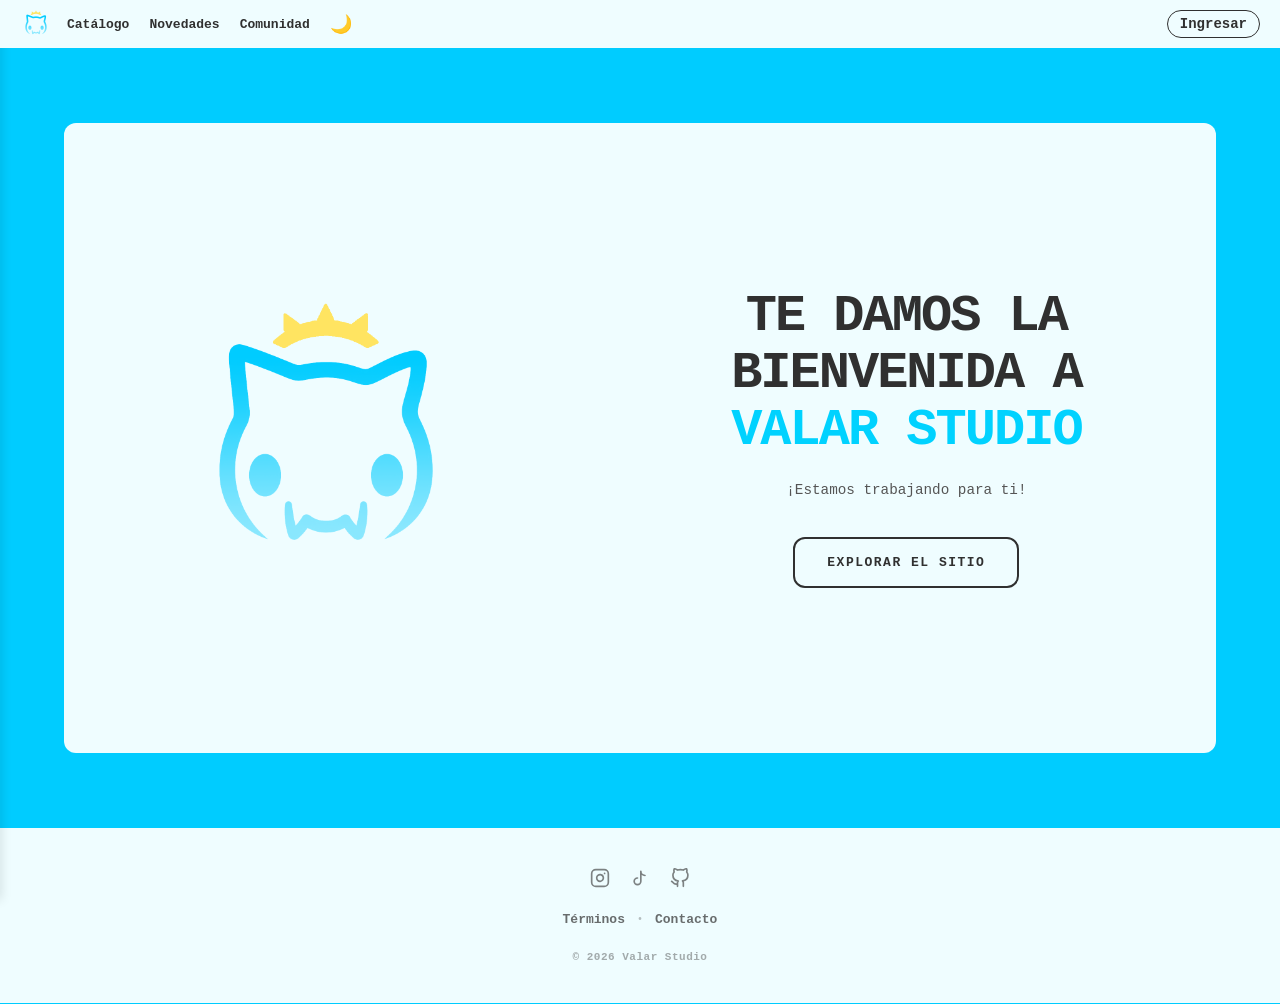
<file: index.html>
<!DOCTYPE html>
<html lang="es">
	<head>
		<meta charset="UTF-8">
		<meta name="viewport" content="width=device-width, initial-scale=1.0, minimum-scale=1.0, maximum-scale=1.0">
		<meta property="og:title" content="Valar Studio"/>
		<meta property="og:description" content="Peluches y llaveros personalizados. Explora nuestro mundo y forma parte del Santuario."/>
		<meta property="og:image" content="https://valarstudio.github.io/images/logo.png"/>
		<meta property="og:url" content="https://valarstudio.github.io"/>
		<meta property="og:type" content="website"/>
		<title>Valar Studio</title>
		<link rel="icon" type="image/x-icon" href="https://valarstudio.github.io/images/icon.png">
		<link rel="stylesheet" href="style.css">
		<link rel="stylesheet" href="https://valarstudio.github.io/global/variables.css">
	</head>
	<body>
		<div class="overlay" id="overlay"></div>
		<aside class="sidebar" id="sidebar">
			<nav class="sidebar-links">
				<a href="https://valarstudio.github.io/catalogo">Catálogo</a>
				<a href="https://valarstudio.github.io/novedades">Novedades</a>
				<a href="https://valarstudio.github.io/comunidad">Comunidad</a>
			</nav>
		</aside>
		<nav class="topbar">
			<div class="topbar-left">
				<button class="topbar-menu-button" id="menuButton">☰</button>
				<a href="https://valarstudio.github.io">
					<img src="https://valarstudio.github.io/images/logonobg.png" alt="Valar Studio" class="topbar-logo">
				</a>
				<div class="topbar-links">
					<a href="https://valarstudio.github.io/catalogo">Catálogo</a>
					<a href="https://valarstudio.github.io/novedades">Novedades</a>
					<a href="https://valarstudio.github.io/comunidad">Comunidad</a>
				</div>
				<button class="theme-button" id="themeButton" aria-label="Cambiar tema">🌙</button>
			</div>
			<div class="topbar-center"></div>
			<div class="topbar-right">
				<div class="user-profile" id="userProfile" style="display: none;">
					<a href="https://valarstudio.github.io/puntos" class="profile-link" aria-label="Ir a mis puntos">
						<div class="user-profile-text">
							<span class="username-display" id="usernameDisplay">Bienvenido</span>
							<span class="points-display" id="pointsDisplay">Calculando...</span>
						</div>
						<img src="https://valarstudio.github.io/images/icon.png" alt="Perfil" class="profile-pic">
					</a>
					<button class="logout-button" id="logoutButton" title="Cerrar sesión">✖</button>
				</div>
				<a href="https://valarstudio.github.io/puntos" class="login-link" id="loginLink">Ingresar</a>
			</div>
		</nav>
		<main class="content">
			<div class="banner-padding"></div>
			<section class="banner-section">
				<div class="banner-container">
					<div class="banner-media">
						<img src="https://valarstudio.github.io/images/logonobg.png" class="banner-avatar">
					</div>
					<div class="banner-content">
						<h1 class="banner-title">Te damos la bienvenida a<br><span class="highlight">Valar Studio</span></h1>
						<p class="banner-subtitle">¡Estamos trabajando para ti!
						<div class="banner-actions">
							<a href="/catalogo" class="button-primary">EXPLORAR EL SITIO</a>
						</div>
					</div>
				</div>
			</section>
			<div class="banner-padding"></div>
		</main>
		<footer class="main-footer">
			<div class="footer-container">
				<div class="footer-socials">
					<a href="https://instagram.com/valar.mx" target="_blank" rel="noopener" aria-label="Instagram de Valar Studio">
						<svg viewBox="0 0 24 24" width="20" height="20" fill="none" stroke="currentColor" stroke-width="2" stroke-linecap="round" stroke-linejoin="round">
							<rect x="2" y="2" width="20" height="20" rx="5" ry="5"></rect>
							<path d="M16 11.37A4 4 0 1 1 12.63 8 4 4 0 0 1 16 11.37z"></path>
							<line x1="17.5" y1="6.5" x2="17.51" y2="6.5"></line>
						</svg>
					</a>
					<a href="https://tiktok.com/@valar.mx" target="_blank" rel="noopener" aria-label="TikTok de Valar Studio">
						<svg viewBox="0 0 24 24" width="20" height="20" fill="none" stroke="currentColor" stroke-width="2" stroke-linecap="round" stroke-linejoin="round">
							<path d="M9 12a4 4 0 1 0 4 4V4a5 5 0 0 0 5 5"></path>
						</svg>
					</a>
					<a href="https://github.com/valarstudio" target="_blank" rel="noopener" aria-label="GitHub de Valar Studio">
						<svg viewBox="0 0 24 24" width="20" height="20" fill="none" stroke="currentColor" stroke-width="2" stroke-linecap="round" stroke-linejoin="round">
							<path d="M9 19c-5 1.5-5-2.5-7-3m14 6v-3.87a3.37 3.37 0 0 0-.94-2.61c3.14-.35 6.44-1.54 6.44-7A5.44 5.44 0 0 0 20 4.77 5.07 5.07 0 0 0 19.91 1S18.73.65 16 2.48a13.38 13.38 0 0 0-7 0C6.27.65 5.09 1 5.09 1A5.07 5.07 0 0 0 5 4.77a5.44 5.44 0 0 0-1.5 3.78c0 5.42 3.3 6.61 6.44 7A3.37 3.37 0 0 0 9 18.13V22"></path>
						</svg>
					</a>
				</div>
				<div class="footer-links">
					<a href="https://valarstudio.github.io/terminos" class="footer-link">Términos</a>
					<span class="footer-separator">•</span>
					<a href="mailto:valarstudiomx@gmail.com" class="footer-link">Contacto</a>
				</div>
				<div class="footer-copy">
					<p>© 2026 Valar Studio</p>
				</div>
			</div>
		</footer>
		<script>
			const menuButton = document.getElementById('menuButton');
			const sidebar = document.getElementById('sidebar');
			const overlay = document.getElementById('overlay');
			function toggleMenu() {
				sidebar.classList.toggle('active');
				overlay.classList.toggle('active');
			}
			menuButton.addEventListener('click', toggleMenu);
			overlay.addEventListener('click', toggleMenu);
			const themeButton = document.getElementById('themeButton');
			const currentTheme = localStorage.getItem('theme');
			if (currentTheme) {
				document.documentElement.setAttribute('data-theme', currentTheme);
				themeButton.textContent = currentTheme === 'dark' ? '☀️' : '🌙';
			}
			themeButton.addEventListener('click', () => {
				let theme = document.documentElement.getAttribute('data-theme');
				
				if (theme === 'dark') {
					document.documentElement.removeAttribute('data-theme');
					localStorage.setItem('theme', 'light');
					themeButton.textContent = '🌙';
				} else {
					document.documentElement.setAttribute('data-theme', 'dark');
					localStorage.setItem('theme', 'dark');
					themeButton.textContent = '☀️';
				}
			});
			const userProfile = document.getElementById('userProfile');
			const loginLink = document.getElementById('loginLink');
			const pointsDisplay = document.getElementById('pointsDisplay');
			const logoutButton = document.getElementById('logoutButton');
			const currentUser = localStorage.getItem('valarUser');
			if (currentUser) {
				loginLink.style.display = 'none';
				userProfile.style.display = 'flex';
			} else {
				loginLink.style.display = 'block';
				userProfile.style.display = 'none';
			}
			logoutButton.addEventListener('click', () => {
				localStorage.removeItem('valarUser');
				location.reload(); 
			});
		</script>
		<script src="https://valarstudio.github.io/api.js"></script>
</body>
</html>
</file>
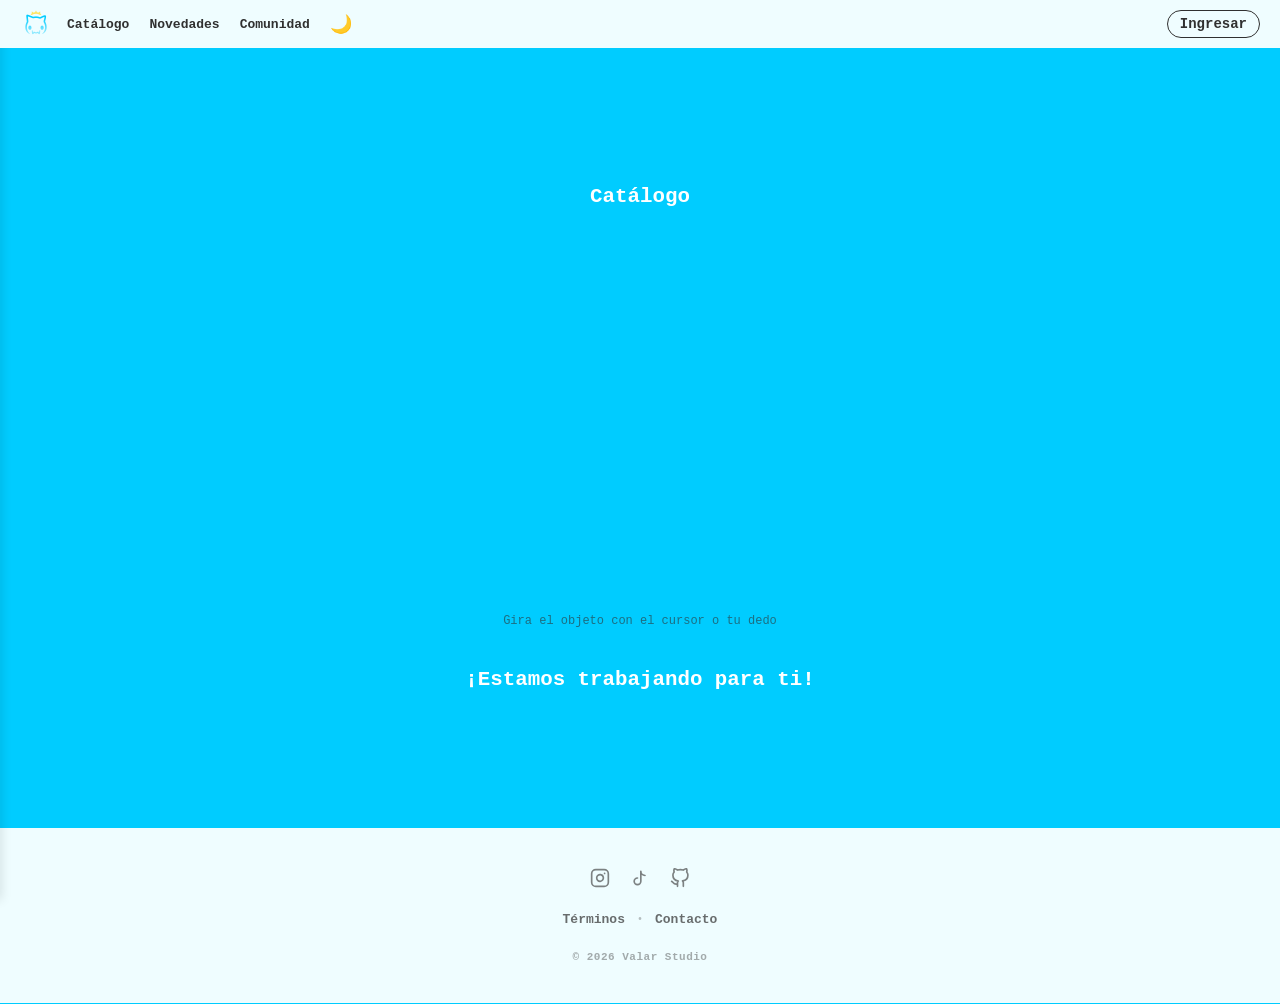
<file: catalogo/index.html>
<!DOCTYPE html>
<html lang="es">
	<head>
		<meta charset="UTF-8">
		<meta name="viewport" content="width=device-width, initial-scale=1.0, minimum-scale=1.0, maximum-scale=1.0">
		<meta property="og:title" content="Valar Studio"/>
		<meta property="og:description" content="Peluches y llaveros personalizados. Explora nuestro mundo y forma parte del Santuario."/>
		<meta property="og:image" content="https://valarstudio.github.io/images/logo.png"/>
		<meta property="og:url" content="https://valarstudio.github.io"/>
		<meta property="og:type" content="website"/>
		<title>Valar Studio</title>
		<link rel="icon" type="image/x-icon" href="https://valarstudio.github.io/images/icon.png">
		<link rel="stylesheet" href="style.css">
		<link rel="stylesheet" href="https://valarstudio.github.io/global/variables.css">
		<script src="https://code.playcanvas.com/playcanvas-stable.min.js"></script>
	</head>
	<body>
		<div class="overlay" id="overlay"></div>
		<aside class="sidebar" id="sidebar">
			<nav class="sidebar-links">
				<a href="https://valarstudio.github.io/catalogo">Catálogo</a>
				<a href="https://valarstudio.github.io/novedades">Novedades</a>
				<a href="https://valarstudio.github.io/comunidad">Comunidad</a>
			</nav>
		</aside>
		<nav class="topbar">
			<div class="topbar-left">
				<button class="topbar-menu-button" id="menuButton">☰</button>
				<a href="https://valarstudio.github.io">
					<img src="https://valarstudio.github.io/images/logonobg.png" alt="Valar Studio" class="topbar-logo">
				</a>
				<div class="topbar-links">
					<a href="https://valarstudio.github.io/catalogo">Catálogo</a>
					<a href="https://valarstudio.github.io/novedades">Novedades</a>
					<a href="https://valarstudio.github.io/comunidad">Comunidad</a>
				</div>
				<button class="theme-button" id="themeButton" aria-label="Cambiar tema">🌙</button>
			</div>
			<div class="topbar-center"></div>
			<div class="topbar-right">
				<div class="user-profile" id="userProfile" style="display: none;">
					<a href="https://valarstudio.github.io/puntos" class="profile-link" aria-label="Ir a mis puntos">
						<div class="user-profile-text">
							<span class="username-display" id="usernameDisplay">Bienvenido</span>
							<span class="points-display" id="pointsDisplay">Calculando...</span>
						</div>
						<img src="https://valarstudio.github.io/images/icon.png" alt="Perfil" class="profile-pic">
					</a>
					<button class="logout-button" id="logoutButton" title="Cerrar sesión">✖</button>
				</div>
				<a href="https://valarstudio.github.io/puntos" class="login-link" id="loginLink">Ingresar</a>
			</div>
		</nav>
		<main class="content">
			<p class="text-temp">Catálogo</p>
			<div class="model-showcase">
				<canvas id="showcase"></canvas>
				<div class="showcase-hint">Gira el objeto con el cursor o tu dedo</div>
			</div>
			<p class="text-temp">¡Estamos trabajando para ti!</p>
		</main>
		<footer class="main-footer">
			<div class="footer-container">
				<div class="footer-socials">
					<a href="https://instagram.com/valar.mx" target="_blank" rel="noopener" aria-label="Instagram de Valar Studio">
						<svg viewBox="0 0 24 24" width="20" height="20" fill="none" stroke="currentColor" stroke-width="2" stroke-linecap="round" stroke-linejoin="round">
							<rect x="2" y="2" width="20" height="20" rx="5" ry="5"></rect>
							<path d="M16 11.37A4 4 0 1 1 12.63 8 4 4 0 0 1 16 11.37z"></path>
							<line x1="17.5" y1="6.5" x2="17.51" y2="6.5"></line>
						</svg>
					</a>
					<a href="https://tiktok.com/@valar.mx" target="_blank" rel="noopener" aria-label="TikTok de Valar Studio">
						<svg viewBox="0 0 24 24" width="20" height="20" fill="none" stroke="currentColor" stroke-width="2" stroke-linecap="round" stroke-linejoin="round">
							<path d="M9 12a4 4 0 1 0 4 4V4a5 5 0 0 0 5 5"></path>
						</svg>
					</a>
					<a href="https://github.com/valarstudio" target="_blank" rel="noopener" aria-label="GitHub de Valar Studio">
						<svg viewBox="0 0 24 24" width="20" height="20" fill="none" stroke="currentColor" stroke-width="2" stroke-linecap="round" stroke-linejoin="round">
							<path d="M9 19c-5 1.5-5-2.5-7-3m14 6v-3.87a3.37 3.37 0 0 0-.94-2.61c3.14-.35 6.44-1.54 6.44-7A5.44 5.44 0 0 0 20 4.77 5.07 5.07 0 0 0 19.91 1S18.73.65 16 2.48a13.38 13.38 0 0 0-7 0C6.27.65 5.09 1 5.09 1A5.07 5.07 0 0 0 5 4.77a5.44 5.44 0 0 0-1.5 3.78c0 5.42 3.3 6.61 6.44 7A3.37 3.37 0 0 0 9 18.13V22"></path>
						</svg>
					</a>
				</div>
				<div class="footer-links">
					<a href="https://valarstudio.github.io/terminos" class="footer-link">Términos</a>
					<span class="footer-separator">•</span>
					<a href="mailto:valarstudiomx@gmail.com" class="footer-link">Contacto</a>
				</div>
				<div class="footer-copy">
					<p>© 2026 Valar Studio</p>
				</div>
			</div>
		</footer>
		<script>
			const menuButton = document.getElementById('menuButton');
			const sidebar = document.getElementById('sidebar');
			const overlay = document.getElementById('overlay');
			function toggleMenu() {
				sidebar.classList.toggle('active');
				overlay.classList.toggle('active');
			}
			menuButton.addEventListener('click', toggleMenu);
			overlay.addEventListener('click', toggleMenu);
			const themeButton = document.getElementById('themeButton');
			const currentTheme = localStorage.getItem('theme');
			if (currentTheme) {
				document.documentElement.setAttribute('data-theme', currentTheme);
				themeButton.textContent = currentTheme === 'dark' ? '☀️' : '🌙';
			}
			themeButton.addEventListener('click', () => {
				let theme = document.documentElement.getAttribute('data-theme');
				
				if (theme === 'dark') {
					document.documentElement.removeAttribute('data-theme');
					localStorage.setItem('theme', 'light');
					themeButton.textContent = '🌙';
				} else {
					document.documentElement.setAttribute('data-theme', 'dark');
					localStorage.setItem('theme', 'dark');
					themeButton.textContent = '☀️';
				}
			});
			const userProfile = document.getElementById('userProfile');
			const loginLink = document.getElementById('loginLink');
			const pointsDisplay = document.getElementById('pointsDisplay');
			const logoutButton = document.getElementById('logoutButton');
			const currentUser = localStorage.getItem('valarUser');
			if (currentUser) {
				loginLink.style.display = 'none';
				userProfile.style.display = 'flex';
			} else {
				loginLink.style.display = 'block';
				userProfile.style.display = 'none';
			}
			logoutButton.addEventListener('click', () => {
				localStorage.removeItem('valarUser');
				location.reload(); 
			});
		</script>
		<script src="https://valarstudio.github.io/api.js"></script>
		<script src="viewer.js"></script>
</body>
</html>
</file>
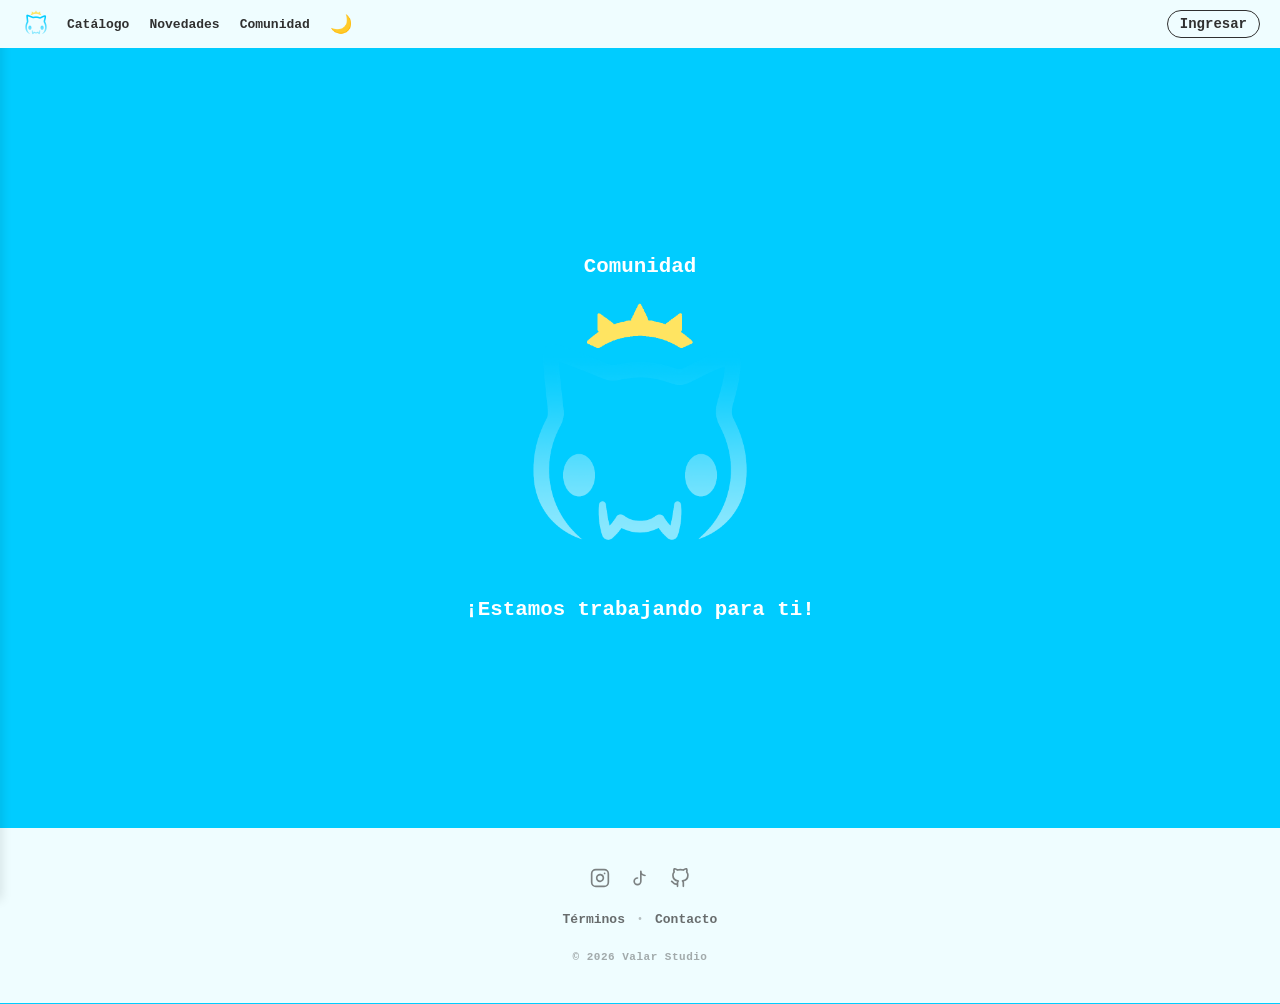
<file: comunidad/index.html>
<!DOCTYPE html>
<html lang="es">
	<head>
		<meta charset="UTF-8">
		<meta name="viewport" content="width=device-width, initial-scale=1.0, minimum-scale=1.0, maximum-scale=1.0">
		<meta property="og:title" content="Valar Studio"/>
		<meta property="og:description" content="Peluches y llaveros personalizados. Explora nuestro mundo y forma parte del Santuario."/>
		<meta property="og:image" content="https://valarstudio.github.io/images/logo.png"/>
		<meta property="og:url" content="https://valarstudio.github.io"/>
		<meta property="og:type" content="website"/>
		<title>Valar Studio</title>
		<link rel="icon" type="image/x-icon" href="https://valarstudio.github.io/images/icon.png">
		<link rel="stylesheet" href="style.css">
		<link rel="stylesheet" href="https://valarstudio.github.io/global/variables.css">
	</head>
	<body>
		<div class="overlay" id="overlay"></div>
		<aside class="sidebar" id="sidebar">
			<nav class="sidebar-links">
				<a href="https://valarstudio.github.io/catalogo">Catálogo</a>
				<a href="https://valarstudio.github.io/novedades">Novedades</a>
				<a href="https://valarstudio.github.io/comunidad">Comunidad</a>
			</nav>
		</aside>
		<nav class="topbar">
			<div class="topbar-left">
				<button class="topbar-menu-button" id="menuButton">☰</button>
				<a href="https://valarstudio.github.io">
					<img src="https://valarstudio.github.io/images/logonobg.png" alt="Valar Studio" class="topbar-logo">
				</a>
				<div class="topbar-links">
					<a href="https://valarstudio.github.io/catalogo">Catálogo</a>
					<a href="https://valarstudio.github.io/novedades">Novedades</a>
					<a href="https://valarstudio.github.io/comunidad">Comunidad</a>
				</div>
				<button class="theme-button" id="themeButton" aria-label="Cambiar tema">🌙</button>
			</div>
			<div class="topbar-center"></div>
			<div class="topbar-right">
				<div class="user-profile" id="userProfile" style="display: none;">
					<a href="https://valarstudio.github.io/puntos" class="profile-link" aria-label="Ir a mis puntos">
						<div class="user-profile-text">
							<span class="username-display" id="usernameDisplay">Bienvenido</span>
							<span class="points-display" id="pointsDisplay">Calculando...</span>
						</div>
						<img src="https://valarstudio.github.io/images/icon.png" alt="Perfil" class="profile-pic">
					</a>
					<button class="logout-button" id="logoutButton" title="Cerrar sesión">✖</button>
				</div>
				<a href="https://valarstudio.github.io/puntos" class="login-link" id="loginLink">Ingresar</a>
			</div>
		</nav>
		<main class="content">
			<p class="text-temp">Comunidad</p>
			<img src="https://valarstudio.github.io/images/logonobg.png" alt="Valar" class="logo-temp">
			<p class="text-temp">¡Estamos trabajando para ti!</p>
		</main>
		<footer class="main-footer">
			<div class="footer-container">
				<div class="footer-socials">
					<a href="https://instagram.com/valar.mx" target="_blank" rel="noopener" aria-label="Instagram de Valar Studio">
						<svg viewBox="0 0 24 24" width="20" height="20" fill="none" stroke="currentColor" stroke-width="2" stroke-linecap="round" stroke-linejoin="round">
							<rect x="2" y="2" width="20" height="20" rx="5" ry="5"></rect>
							<path d="M16 11.37A4 4 0 1 1 12.63 8 4 4 0 0 1 16 11.37z"></path>
							<line x1="17.5" y1="6.5" x2="17.51" y2="6.5"></line>
						</svg>
					</a>
					<a href="https://tiktok.com/@valar.mx" target="_blank" rel="noopener" aria-label="TikTok de Valar Studio">
						<svg viewBox="0 0 24 24" width="20" height="20" fill="none" stroke="currentColor" stroke-width="2" stroke-linecap="round" stroke-linejoin="round">
							<path d="M9 12a4 4 0 1 0 4 4V4a5 5 0 0 0 5 5"></path>
						</svg>
					</a>
					<a href="https://github.com/valarstudio" target="_blank" rel="noopener" aria-label="GitHub de Valar Studio">
						<svg viewBox="0 0 24 24" width="20" height="20" fill="none" stroke="currentColor" stroke-width="2" stroke-linecap="round" stroke-linejoin="round">
							<path d="M9 19c-5 1.5-5-2.5-7-3m14 6v-3.87a3.37 3.37 0 0 0-.94-2.61c3.14-.35 6.44-1.54 6.44-7A5.44 5.44 0 0 0 20 4.77 5.07 5.07 0 0 0 19.91 1S18.73.65 16 2.48a13.38 13.38 0 0 0-7 0C6.27.65 5.09 1 5.09 1A5.07 5.07 0 0 0 5 4.77a5.44 5.44 0 0 0-1.5 3.78c0 5.42 3.3 6.61 6.44 7A3.37 3.37 0 0 0 9 18.13V22"></path>
						</svg>
					</a>
				</div>
				<div class="footer-links">
					<a href="https://valarstudio.github.io/terminos" class="footer-link">Términos</a>
					<span class="footer-separator">•</span>
					<a href="mailto:valarstudiomx@gmail.com" class="footer-link">Contacto</a>
				</div>
				<div class="footer-copy">
					<p>© 2026 Valar Studio</p>
				</div>
			</div>
		</footer>
		<script>
			const menuButton = document.getElementById('menuButton');
			const sidebar = document.getElementById('sidebar');
			const overlay = document.getElementById('overlay');
			function toggleMenu() {
				sidebar.classList.toggle('active');
				overlay.classList.toggle('active');
			}
			menuButton.addEventListener('click', toggleMenu);
			overlay.addEventListener('click', toggleMenu);
			const themeButton = document.getElementById('themeButton');
			const currentTheme = localStorage.getItem('theme');
			if (currentTheme) {
				document.documentElement.setAttribute('data-theme', currentTheme);
				themeButton.textContent = currentTheme === 'dark' ? '☀️' : '🌙';
			}
			themeButton.addEventListener('click', () => {
				let theme = document.documentElement.getAttribute('data-theme');
				
				if (theme === 'dark') {
					document.documentElement.removeAttribute('data-theme');
					localStorage.setItem('theme', 'light');
					themeButton.textContent = '🌙';
				} else {
					document.documentElement.setAttribute('data-theme', 'dark');
					localStorage.setItem('theme', 'dark');
					themeButton.textContent = '☀️';
				}
			});
			const userProfile = document.getElementById('userProfile');
			const loginLink = document.getElementById('loginLink');
			const pointsDisplay = document.getElementById('pointsDisplay');
			const logoutButton = document.getElementById('logoutButton');
			const currentUser = localStorage.getItem('valarUser');
			if (currentUser) {
				loginLink.style.display = 'none';
				userProfile.style.display = 'flex';
			} else {
				loginLink.style.display = 'block';
				userProfile.style.display = 'none';
			}
			logoutButton.addEventListener('click', () => {
				localStorage.removeItem('valarUser');
				location.reload(); 
			});
		</script>
		<script src="https://valarstudio.github.io/api.js"></script>
</body>
</html>
</file>
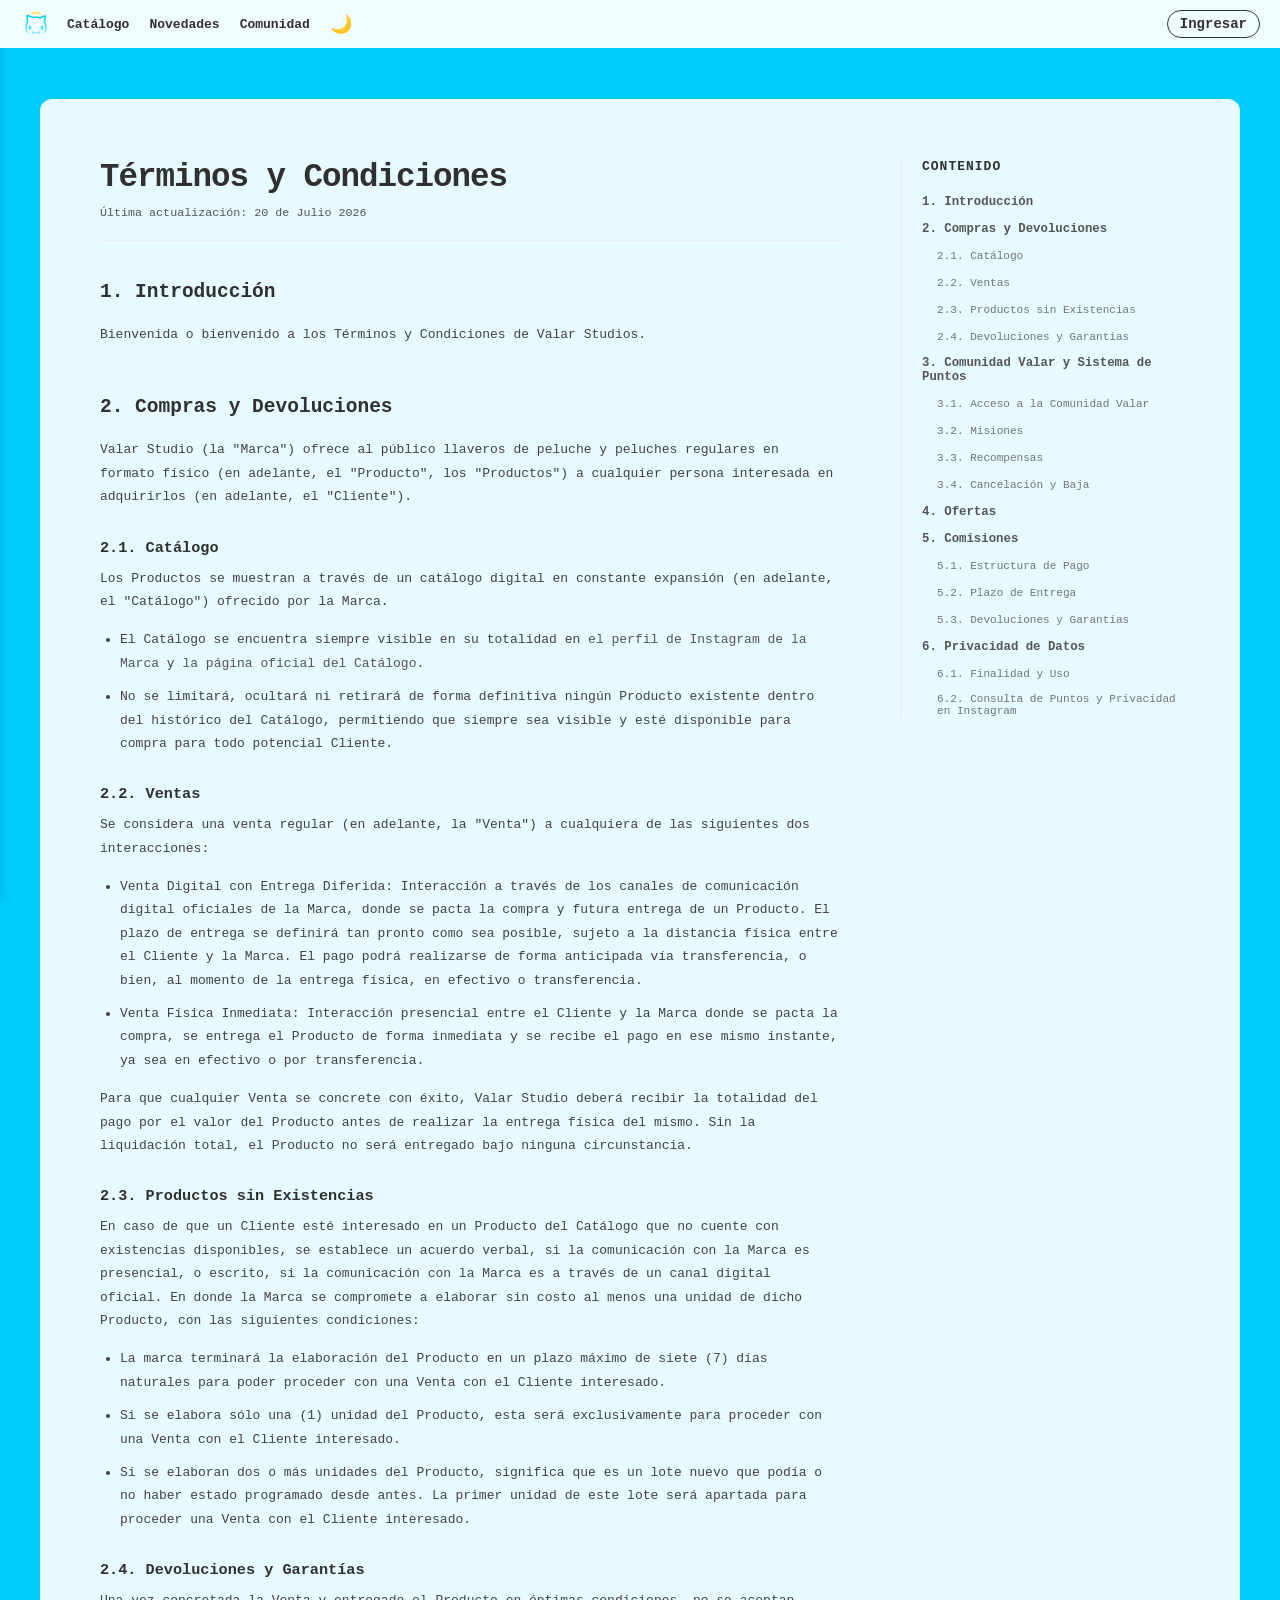
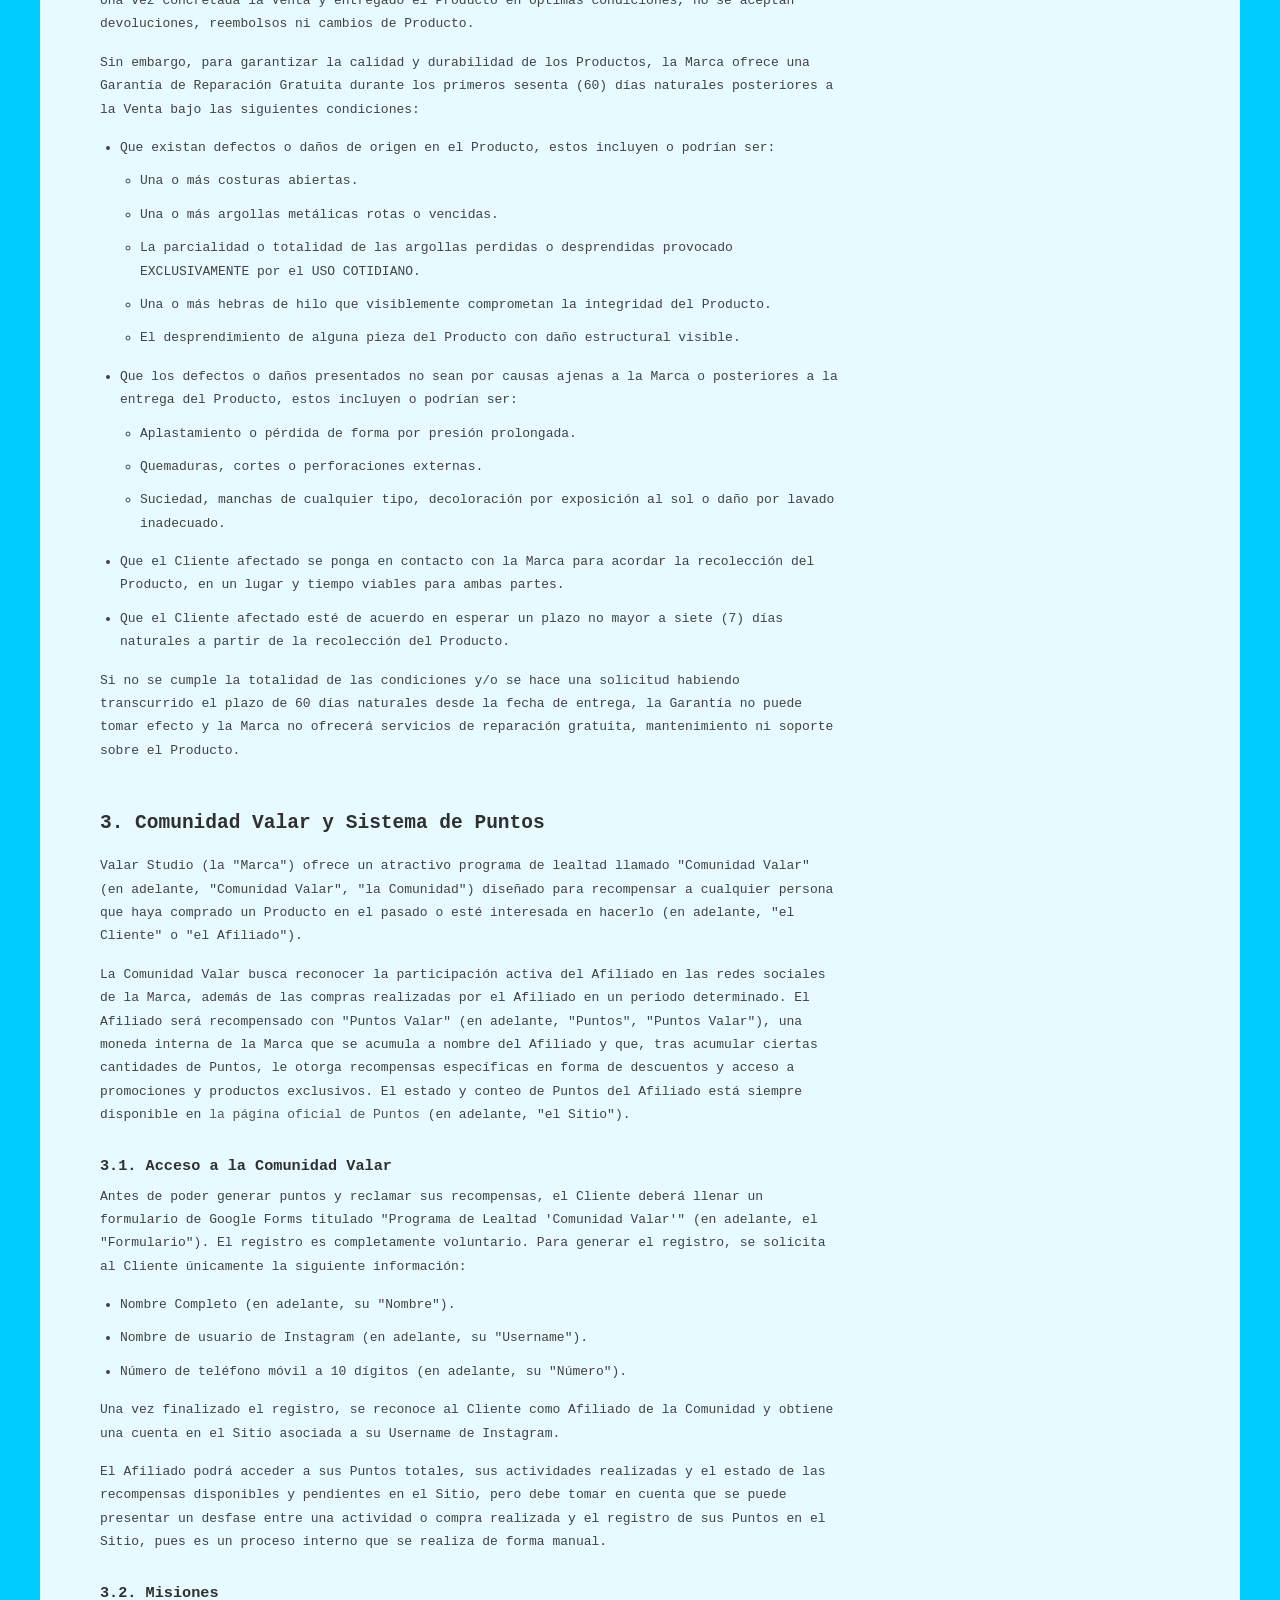
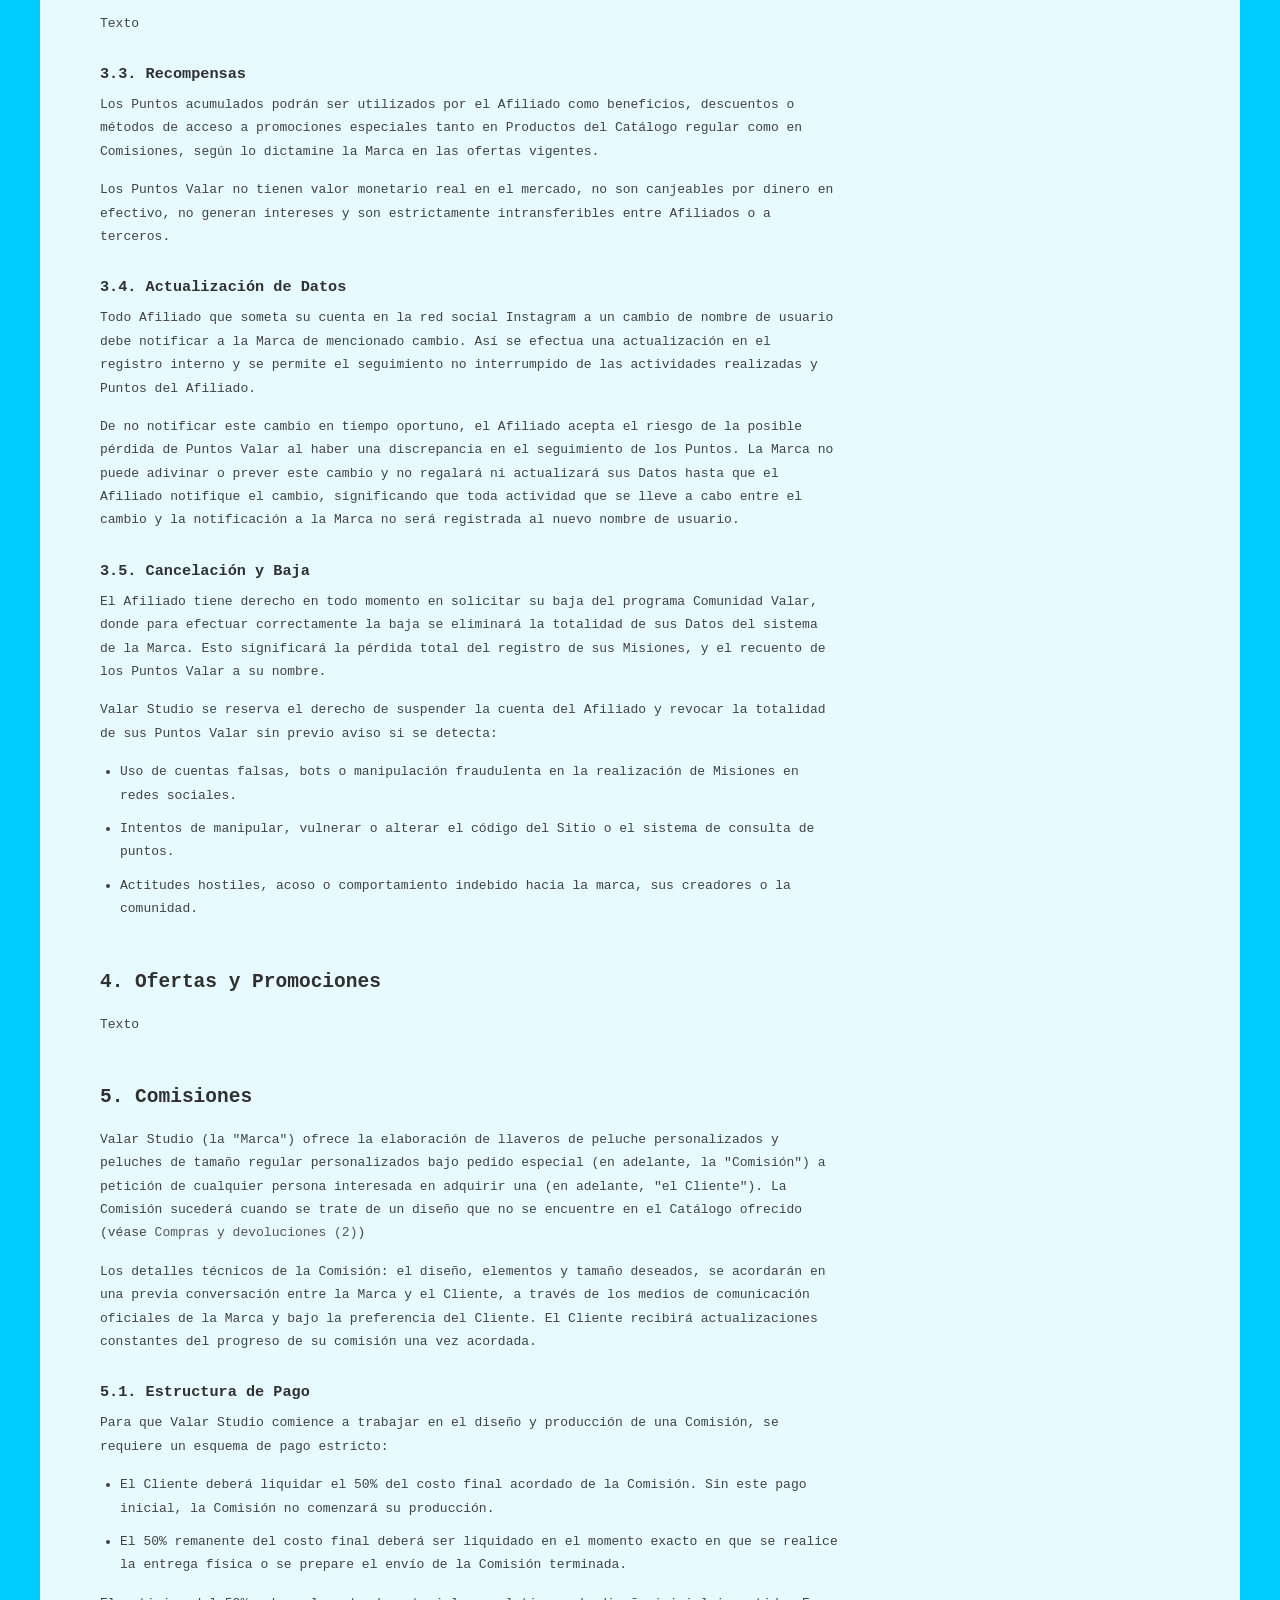
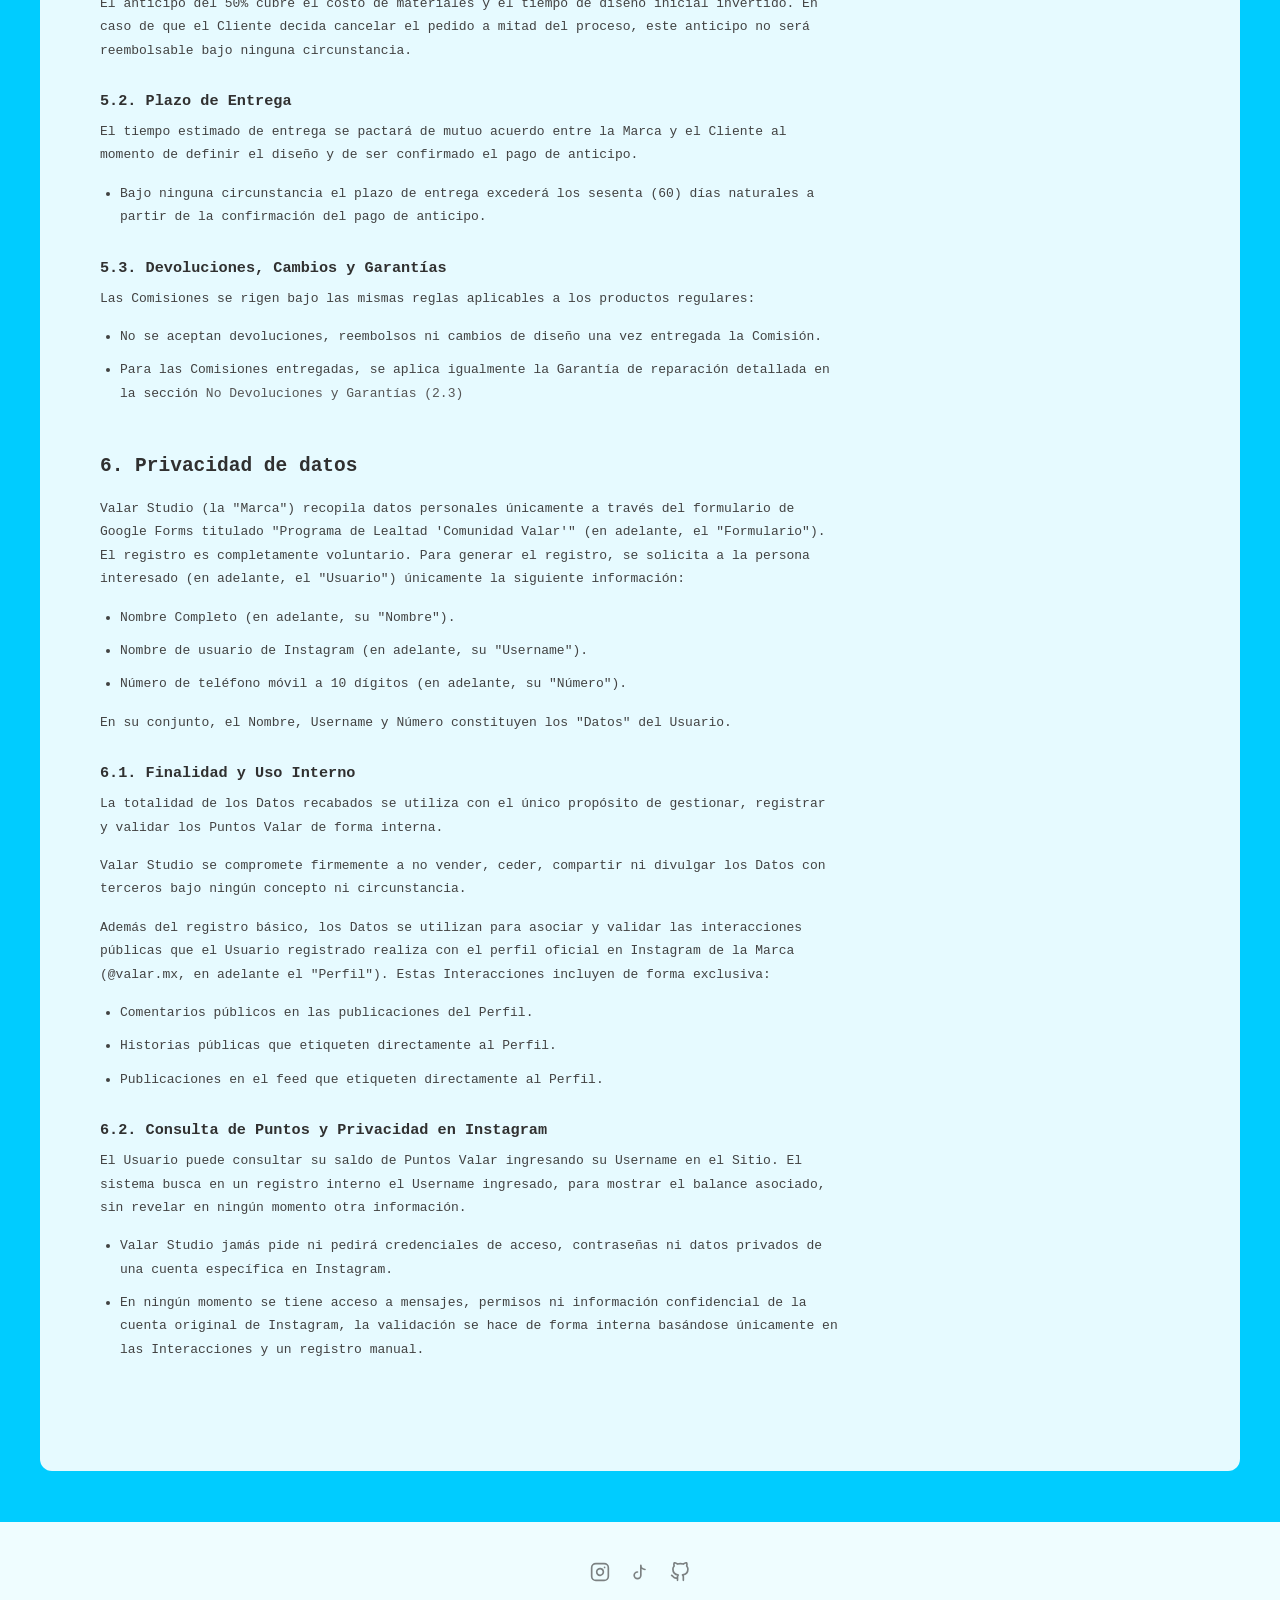
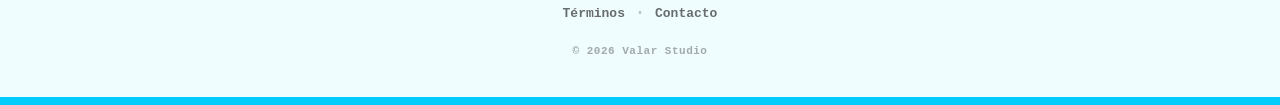
<file: terminos/index.html>
<!DOCTYPE html>
<html lang="es">
	<head>
		<meta charset="UTF-8">
		<meta name="viewport" content="width=device-width, initial-scale=1.0, minimum-scale=1.0, maximum-scale=1.0">
		<meta property="og:title" content="Valar Studio"/>
		<meta property="og:description" content="Peluches y llaveros personalizados. Explora nuestro mundo y forma parte del Santuario."/>
		<meta property="og:image" content="https://valarstudio.github.io/images/logo.png"/>
		<meta property="og:url" content="https://valarstudio.github.io"/>
		<meta property="og:type" content="website"/>
		<title>Valar Studio</title>
		<link rel="icon" type="image/x-icon" href="https://valarstudio.github.io/images/icon.png">
		<link rel="stylesheet" href="style.css">
		<link rel="stylesheet" href="https://valarstudio.github.io/global/variables.css">
	</head>
	<body>
		<div class="overlay" id="overlay"></div>
		<aside class="sidebar" id="sidebar">
			<nav class="sidebar-links">
				<a href="https://valarstudio.github.io/catalogo">Catálogo</a>
				<a href="https://valarstudio.github.io/novedades">Novedades</a>
				<a href="https://valarstudio.github.io/comunidad">Comunidad</a>
			</nav>
		</aside>
		<nav class="topbar">
			<div class="topbar-left">
				<button class="topbar-menu-button" id="menuButton">☰</button>
				<a href="https://valarstudio.github.io">
					<img src="https://valarstudio.github.io/images/logonobg.png" alt="Valar Studio" class="topbar-logo">
				</a>
				<div class="topbar-links">
					<a href="https://valarstudio.github.io/catalogo">Catálogo</a>
					<a href="https://valarstudio.github.io/novedades">Novedades</a>
					<a href="https://valarstudio.github.io/comunidad">Comunidad</a>
				</div>
				<button class="theme-button" id="themeButton" aria-label="Cambiar tema">🌙</button>
			</div>
			<div class="topbar-center"></div>
			<div class="topbar-right">
				<div class="user-profile" id="userProfile" style="display: none;">
					<a href="https://valarstudio.github.io/puntos" class="profile-link" aria-label="Ir a mis puntos">
						<div class="user-profile-text">
							<span class="username-display" id="usernameDisplay">Bienvenido</span>
							<span class="points-display" id="pointsDisplay">Calculando...</span>
						</div>
						<img src="https://valarstudio.github.io/images/icon.png" alt="Perfil" class="profile-pic">
					</a>
					<button class="logout-button" id="logoutButton" title="Cerrar sesión">✖</button>
				</div>
				<a href="https://valarstudio.github.io/puntos" class="login-link" id="loginLink">Ingresar</a>
			</div>
		</nav>
		<section class="document-section">
			<div class="document-card">
				<div class="document-layout">
					<article class="document-content">
						<h1 class="document-title">Términos y Condiciones</h1>
						<p class="document-updated">Última actualización: 20 de Julio 2026</p>
						<div class="document-block" id="introduccion">
							<h2>1. Introducción</h2>
							<p>Bienvenida o bienvenido a los Términos y Condiciones de Valar Studios.</p>
						</div>
						<div class="document-block" id="compras">
							<h2>2. Compras y Devoluciones</h2>
							<p>Valar Studio (la "Marca") ofrece al público llaveros de peluche y peluches regulares en formato físico (en adelante, el "Producto", los "Productos") a cualquier persona interesada en adquirirlos (en adelante, el "Cliente").</p>
							<h3 id="compras-catalogo">2.1. Catálogo</h3>
							<p>Los Productos se muestran a través de un catálogo digital en constante expansión (en adelante, el "Catálogo") ofrecido por la Marca.</p>
							<ul>
								<li>El Catálogo se encuentra siempre visible en su totalidad en <a href="https://www.instagram.com/valar.mx" class="document-block-link">el perfil de Instagram de la Marca</a> y <a href="https://valarstudio.github.io/catalogo" class="document-block-link">la página oficial del Catálogo</a>.</li>
								<li>No se limitará, ocultará ni retirará de forma definitiva ningún Producto existente dentro del histórico del Catálogo, permitiendo que siempre sea visible y esté disponible para compra para todo potencial Cliente.</li>
							</ul>
							<h3 id="compras-ventas">2.2. Ventas</h3>
							<p>Se considera una venta regular (en adelante, la "Venta") a cualquiera de las siguientes dos interacciones:</p>
							<ul>
								<li>Venta Digital con Entrega Diferida: Interacción a través de los canales de comunicación digital oficiales de la Marca, donde se pacta la compra y futura entrega de un Producto. El plazo de entrega se definirá tan pronto como sea posible, sujeto a la distancia física entre el Cliente y la Marca. El pago podrá realizarse de forma anticipada vía transferencia, o bien, al momento de la entrega física, en efectivo o transferencia.</li>
								<li>Venta Física Inmediata: Interacción presencial entre el Cliente y la Marca donde se pacta la compra, se entrega el Producto de forma inmediata y se recibe el pago en ese mismo instante, ya sea en efectivo o por transferencia.</li>
							</ul>
							<p>Para que cualquier Venta se concrete con éxito, Valar Studio deberá recibir la totalidad del pago por el valor del Producto antes de realizar la entrega física del mismo. Sin la liquidación total, el Producto no será entregado bajo ninguna circunstancia.</p>
							<h3 id="compras-pedidos">2.3. Productos sin Existencias</h3>
							<p>En caso de que un Cliente esté interesado en un Producto del Catálogo que no cuente con existencias disponibles, se establece un acuerdo verbal, si la comunicación con la Marca es presencial, o escrito, si la comunicación con la Marca es a través de un canal digital oficial. En donde la Marca se compromete a elaborar sin costo al menos una unidad de dicho Producto, con las siguientes condiciones:</p>
							<ul>
								<li>La marca terminará la elaboración del Producto en un plazo máximo de siete (7) días naturales para poder proceder con una Venta con el Cliente interesado.</li>
								<li>Si se elabora sólo una (1) unidad del Producto, esta será exclusivamente para proceder con una Venta con el Cliente interesado.</li>
								<li>Si se elaboran dos o más unidades del Producto, significa que es un lote nuevo que podía o no haber estado programado desde antes. La primer unidad de este lote será apartada para proceder una Venta con el Cliente interesado.</li>
							</ul>
							<h3 id="compras-devoluciones">2.4. Devoluciones y Garantías</h3>
							<p>Una vez concretada la Venta y entregado el Producto en óptimas condiciones, no se aceptan devoluciones, reembolsos ni cambios de Producto.</p>
							<p>Sin embargo, para garantizar la calidad y durabilidad de los Productos, la Marca ofrece una Garantía de Reparación Gratuita durante los primeros sesenta (60) días naturales posteriores a la Venta bajo las siguientes condiciones:</p>
							<ul>
								<li>Que existan defectos o daños de origen en el Producto, estos incluyen o podrían ser:</li>
								<ul>
									<li>Una o más costuras abiertas.</li>
									<li>Una o más argollas metálicas rotas o vencidas.</li>
									<li>La parcialidad o totalidad de las argollas perdidas o desprendidas provocado EXCLUSIVAMENTE por el USO COTIDIANO.</li>
									<li>Una o más hebras de hilo que visiblemente comprometan la integridad del Producto.</li>
									<li>El desprendimiento de alguna pieza del Producto con daño estructural visible.</li>
								</ul>
								<li>Que los defectos o daños presentados no sean por causas ajenas a la Marca o posteriores a la entrega del Producto, estos incluyen o podrían ser:</li>
								<ul>
									<li>Aplastamiento o pérdida de forma por presión prolongada.</li>
									<li>Quemaduras, cortes o perforaciones externas.</li>
									<li>Suciedad, manchas de cualquier tipo, decoloración por exposición al sol o daño por lavado inadecuado.</li>
								</ul>
								<li>Que el Cliente afectado se ponga en contacto con la Marca para acordar la recolección del Producto, en un lugar y tiempo viables para ambas partes.</li>
								<li>Que el Cliente afectado esté de acuerdo en esperar un plazo no mayor a siete (7) días naturales a partir de la recolección del Producto.</li>
							</ul>
							<p>Si no se cumple la totalidad de las condiciones y/o se hace una solicitud habiendo transcurrido el plazo de 60 días naturales desde la fecha de entrega, la Garantía no puede tomar efecto y la Marca no ofrecerá servicios de reparación gratuita, mantenimiento ni soporte sobre el Producto.</p>
						</div>
						<div class="document-block" id="comunidad">
							<h2>3. Comunidad Valar y Sistema de Puntos</h2>
							<p>Valar Studio (la "Marca") ofrece un atractivo programa de lealtad llamado "Comunidad Valar" (en adelante, "Comunidad Valar", "la Comunidad") diseñado para recompensar a cualquier persona que haya comprado un Producto en el pasado o esté interesada en hacerlo (en adelante, "el Cliente" o "el Afiliado").</p>
							<p>La Comunidad Valar busca reconocer la participación activa del Afiliado en las redes sociales de la Marca, además de las compras realizadas por el Afiliado en un periodo determinado. El Afiliado será recompensado con "Puntos Valar" (en adelante, "Puntos", "Puntos Valar"), una moneda interna de la Marca que se acumula a nombre del Afiliado y que, tras acumular ciertas cantidades de Puntos, le otorga recompensas específicas en forma de descuentos y acceso a promociones y productos exclusivos. El estado y conteo de Puntos del Afiliado está siempre disponible en <a href="https://valarstudio.github.io/puntos" class="document-block-link">la página oficial de Puntos</a> (en adelante, "el Sitio").</p>
							<h3 id="comunidad-sistema">3.1. Acceso a la Comunidad Valar</h3>
							<p>Antes de poder generar puntos y reclamar sus recompensas, el Cliente deberá llenar un formulario de Google Forms titulado "Programa de Lealtad 'Comunidad Valar'" (en adelante, el "Formulario"). El registro es completamente voluntario. Para generar el registro, se solicita al Cliente únicamente la siguiente información:</p>
							<ul>
								<li>Nombre Completo (en adelante, su "Nombre").</li>
								<li>Nombre de usuario de Instagram (en adelante, su "Username").</li>
								<li>Número de teléfono móvil a 10 dígitos (en adelante, su "Número").</li>
							</ul>
							<p>Una vez finalizado el registro, se reconoce al Cliente como Afiliado de la Comunidad y obtiene una cuenta en el Sitio asociada a su Username de Instagram.</p>
							<p>El Afiliado podrá acceder a sus Puntos totales, sus actividades realizadas y el estado de las recompensas disponibles y pendientes en el Sitio, pero debe tomar en cuenta que se puede presentar un desfase entre una actividad o compra realizada y el registro de sus Puntos en el Sitio, pues es un proceso interno que se realiza de forma manual.</p>
							<h3 id="comunidad-misiones">3.2. Misiones</h3>
							<p>Texto</p>
							<h3 id="comunidad-recompensas">3.3. Recompensas</h3>
							<p>Los Puntos acumulados podrán ser utilizados por el Afiliado como beneficios, descuentos o métodos de acceso a promociones especiales tanto en Productos del Catálogo regular como en Comisiones, según lo dictamine la Marca en las ofertas vigentes.</p>
							<p>Los Puntos Valar no tienen valor monetario real en el mercado, no son canjeables por dinero en efectivo, no generan intereses y son estrictamente intransferibles entre Afiliados o a terceros.</p>
							<h3 id="comunidad-baja">3.4. Actualización de Datos</h3>
							<p>Todo Afiliado que someta su cuenta en la red social Instagram a un cambio de nombre de usuario debe notificar a la Marca de mencionado cambio. Así se efectua una actualización en el registro interno y se permite el seguimiento no interrumpido de las actividades realizadas y Puntos del Afiliado.</p>
							<p>De no notificar este cambio en tiempo oportuno, el Afiliado acepta el riesgo de la posible pérdida de Puntos Valar al haber una discrepancia en el seguimiento de los Puntos. La Marca no puede adivinar o prever este cambio y no regalará ni actualizará sus Datos hasta que el Afiliado notifique el cambio, significando que toda actividad que se lleve a cabo entre el cambio y la notificación a la Marca no será registrada al nuevo nombre de usuario.</p>
							<h3 id="comunidad-baja">3.5. Cancelación y Baja</h3>
							<p>El Afiliado tiene derecho en todo momento en solicitar su baja del programa Comunidad Valar, donde para efectuar correctamente la baja se eliminará la totalidad de sus Datos del sistema de la Marca. Esto significará la pérdida total del registro de sus Misiones, y el recuento de los Puntos Valar a su nombre.</p>
							<p>Valar Studio se reserva el derecho de suspender la cuenta del Afiliado y revocar la totalidad de sus Puntos Valar sin previo aviso si se detecta:</p>
							<ul>
								<li>Uso de cuentas falsas, bots o manipulación fraudulenta en la realización de Misiones en redes sociales.</li>
								<li>Intentos de manipular, vulnerar o alterar el código del Sitio o el sistema de consulta de puntos.</li>
								<li>Actitudes hostiles, acoso o comportamiento indebido hacia la marca, sus creadores o la comunidad.</li>
							</ul>
						</div>
						<div class="document-block" id="ofertas">
							<h2>4. Ofertas y Promociones</h2>
							<p>Texto</p>
						</div>
						<div class="document-block" id="comisiones">
							<h2>5. Comisiones</h2>
							<p>Valar Studio (la "Marca") ofrece la elaboración de llaveros de peluche personalizados y peluches de tamaño regular personalizados bajo pedido especial (en adelante, la "Comisión") a petición de cualquier persona interesada en adquirir una (en adelante, "el Cliente"). La Comisión sucederá cuando se trate de un diseño que no se encuentre en el Catálogo ofrecido (véase <a href="#compras-devoluciones" class="document-block-link">Compras y devoluciones (2)</a>)</p>
							<p>Los detalles técnicos de la Comisión: el diseño, elementos y tamaño deseados, se acordarán en una previa conversación entre la Marca y el Cliente, a través de los medios de comunicación oficiales de la Marca y bajo la preferencia del Cliente. El Cliente recibirá actualizaciones constantes del progreso de su comisión una vez acordada.</p>
							<h3 id="comisiones-pago">5.1. Estructura de Pago</h3>
							<p>Para que Valar Studio comience a trabajar en el diseño y producción de una Comisión, se requiere un esquema de pago estricto:</p>
							<ul>
								<li>El Cliente deberá liquidar el 50% del costo final acordado de la Comisión. Sin este pago inicial, la Comisión no comenzará su producción.</li>
								<li>El 50% remanente del costo final deberá ser liquidado en el momento exacto en que se realice la entrega física o se prepare el envío de la Comisión terminada.</li>
							</ul>
							<p>El anticipo del 50% cubre el costo de materiales y el tiempo de diseño inicial invertido. En caso de que el Cliente decida cancelar el pedido a mitad del proceso, este anticipo no será reembolsable bajo ninguna circunstancia.</p>
							<h3 id="comisiones-entrega">5.2. Plazo de Entrega</h3>
							<p>El tiempo estimado de entrega se pactará de mutuo acuerdo entre la Marca y el Cliente al momento de definir el diseño y de ser confirmado el pago de anticipo.</p>
							<ul>
								<li>Bajo ninguna circunstancia el plazo de entrega excederá los sesenta (60) días naturales a partir de la confirmación del pago de anticipo.</li>
							</ul>
							<h3 id="comisiones-devoluciones">5.3. Devoluciones, Cambios y Garantías</h3>
							<p>Las Comisiones se rigen bajo las mismas reglas aplicables a los productos regulares:</p>
							<ul>
								<li>No se aceptan devoluciones, reembolsos ni cambios de diseño una vez entregada la Comisión.</li>
								<li>Para las Comisiones entregadas, se aplica igualmente la Garantía de reparación detallada en la sección <a href="#compras-garantias" class="document-block-link">No Devoluciones y Garantías (2.3)</a></li>
							</ul>
						</div>
						<div class="document-block" id="privacidad">
							<h2>6. Privacidad de datos</h2>
							<p>Valar Studio (la "Marca") recopila datos personales únicamente a través del formulario de Google Forms titulado "Programa de Lealtad 'Comunidad Valar'" (en adelante, el "Formulario"). El registro es completamente voluntario. Para generar el registro, se solicita a la persona interesado (en adelante, el "Usuario") únicamente la siguiente información:</p>
							<ul>
								<li>Nombre Completo (en adelante, su "Nombre").</li>
								<li>Nombre de usuario de Instagram (en adelante, su "Username").</li>
								<li>Número de teléfono móvil a 10 dígitos (en adelante, su "Número").</li>
							</ul>
							<p>En su conjunto, el Nombre, Username y Número constituyen los "Datos" del Usuario.</p>
							<h3 id="privacidad-finalidad">6.1. Finalidad y Uso Interno</h3>
							<p>La totalidad de los Datos recabados se utiliza con el único propósito de gestionar, registrar y validar los Puntos Valar de forma interna.</p>
							<p>Valar Studio se compromete firmemente a no vender, ceder, compartir ni divulgar los Datos con terceros bajo ningún concepto ni circunstancia.</p>
							<p>Además del registro básico, los Datos se utilizan para asociar y validar las interacciones públicas que el Usuario registrado realiza con el perfil oficial en Instagram de la Marca (@valar.mx, en adelante el "Perfil"). Estas Interacciones incluyen de forma exclusiva:</p>
							<ul>
								<li>Comentarios públicos en las publicaciones del Perfil.</li>
								<li>Historias públicas que etiqueten directamente al Perfil.</li>
								<li>Publicaciones en el feed que etiqueten directamente al Perfil.</li>
							</ul>
							<h3 id="privacidad-consulta">6.2. Consulta de Puntos y Privacidad en Instagram</h3>
							<p>El Usuario puede consultar su saldo de Puntos Valar ingresando su Username en el Sitio. El sistema busca en un registro interno el Username ingresado, para mostrar el balance asociado, sin revelar en ningún momento otra información.</p>
							<ul>
								<li>Valar Studio jamás pide ni pedirá credenciales de acceso, contraseñas ni datos privados de una cuenta específica en Instagram.</li>
								<li>En ningún momento se tiene acceso a mensajes, permisos ni información confidencial de la cuenta original de Instagram, la validación se hace de forma interna basándose únicamente en las Interacciones y un registro manual.</li>
							</ul>
						</div>
					</article>
					<aside class="document-sidebar">
						<div class="index-nav">
							<h3>Contenido</h3>
							<nav class="index-menu">
								<ul>
									<li>
										<a href="#introduccion" class="index-link">1. Introducción</a>
									</li>
									<li>
										<a href="#compras" class="index-link">2. Compras y Devoluciones</a>
										<ul class="index-sub-menu">
											<li><div class=#index-sub-top"></div>
											<li><a href="#compras-catalogo" class="index-sub-link">2.1. Catálogo</a></li>
											<li><a href="#compras-ventas" class="index-sub-link">2.2. Ventas</a></li>
											<li><a href="#compras-pedidos" class="index-sub-link">2.3. Productos sin Existencias</a></li>
											<li><a href="#compras-devoluciones" class="index-sub-link">2.4. Devoluciones y Garantías</a></li>
										</ul>
									</li>
									<li>
										<a href="#comunidad" class="index-link">3. Comunidad Valar y Sistema de Puntos</a>
										<ul class="index-sub-menu">
										<li><div class=#index-sub-top"></div>
											<li><a href="#comunidad-sistema" class="index-sub-link">3.1. Acceso a la Comunidad Valar</a></li>
											<li><a href="#comunidad-misiones" class="index-sub-link">3.2. Misiones</a></li>
											<li><a href="#comunidad-recompensas" class="index-sub-link">3.3. Recompensas</a></li>
											<li><a href="#comunidad-recompensas" class="index-sub-link">3.4. Cancelación y Baja</a></li>
										</ul>
									</li>
									<li>
										<a href="#ofertas" class="index-link">4. Ofertas</a>
									</li>
									<li>
										<a href="#comisiones" class="index-link">5. Comisiones</a>
										<ul class="index-sub-menu">
											<li><div class=#index-sub-top"></div>
											<li><a href="#comisiones-pago" class="index-sub-link">5.1. Estructura de Pago</a></li>
											<li><a href="#comisiones-entrega" class="index-sub-link">5.2. Plazo de Entrega</a></li>
											<li><a href="#comisiones-devoluciones" class="index-sub-link">5.3. Devoluciones y Garantías</a></li>
										</ul>
									</li>
									<li>
										<a href="#privacidad" class="index-link">6. Privacidad de Datos</a>
										<ul class="index-sub-menu">
											<li><div class=#index-sub-top"></div>
											<li><a href="#privacidad-finalidad" class="index-sub-link">6.1. Finalidad y Uso</a></li>
											<li><a href="#privacidad-consulta" class="index-sub-link">6.2. Consulta de Puntos y Privacidad en Instagram</a></li>
										</ul>
									</li>
								</ul>
							</nav>
						</div>
					</aside>
				</div>
			</div>
		</section>
		<footer class="main-footer">
			<div class="footer-container">
				<div class="footer-socials">
					<a href="https://instagram.com/valar.mx" target="_blank" rel="noopener" aria-label="Instagram de Valar Studio">
						<svg viewBox="0 0 24 24" width="20" height="20" fill="none" stroke="currentColor" stroke-width="2" stroke-linecap="round" stroke-linejoin="round">
							<rect x="2" y="2" width="20" height="20" rx="5" ry="5"></rect>
							<path d="M16 11.37A4 4 0 1 1 12.63 8 4 4 0 0 1 16 11.37z"></path>
							<line x1="17.5" y1="6.5" x2="17.51" y2="6.5"></line>
						</svg>
					</a>
					<a href="https://tiktok.com/@valar.mx" target="_blank" rel="noopener" aria-label="TikTok de Valar Studio">
						<svg viewBox="0 0 24 24" width="20" height="20" fill="none" stroke="currentColor" stroke-width="2" stroke-linecap="round" stroke-linejoin="round">
							<path d="M9 12a4 4 0 1 0 4 4V4a5 5 0 0 0 5 5"></path>
						</svg>
					</a>
					<a href="https://github.com/valarstudio" target="_blank" rel="noopener" aria-label="GitHub de Valar Studio">
						<svg viewBox="0 0 24 24" width="20" height="20" fill="none" stroke="currentColor" stroke-width="2" stroke-linecap="round" stroke-linejoin="round">
							<path d="M9 19c-5 1.5-5-2.5-7-3m14 6v-3.87a3.37 3.37 0 0 0-.94-2.61c3.14-.35 6.44-1.54 6.44-7A5.44 5.44 0 0 0 20 4.77 5.07 5.07 0 0 0 19.91 1S18.73.65 16 2.48a13.38 13.38 0 0 0-7 0C6.27.65 5.09 1 5.09 1A5.07 5.07 0 0 0 5 4.77a5.44 5.44 0 0 0-1.5 3.78c0 5.42 3.3 6.61 6.44 7A3.37 3.37 0 0 0 9 18.13V22"></path>
						</svg>
					</a>
				</div>
				<div class="footer-links">
					<a href="https://valarstudio.github.io/terminos" class="footer-link">Términos</a>
					<span class="footer-separator">•</span>
					<a href="mailto:valarstudiomx@gmail.com" class="footer-link">Contacto</a>
				</div>
				<div class="footer-copy">
					<p>© 2026 Valar Studio</p>
				</div>
			</div>
		</footer>
		<script>
			const menuButton = document.getElementById('menuButton');
			const sidebar = document.getElementById('sidebar');
			const overlay = document.getElementById('overlay');
			function toggleMenu() {
				sidebar.classList.toggle('active');
				overlay.classList.toggle('active');
			}
			menuButton.addEventListener('click', toggleMenu);
			overlay.addEventListener('click', toggleMenu);
			const themeButton = document.getElementById('themeButton');
			const currentTheme = localStorage.getItem('theme');
			if (currentTheme) {
				document.documentElement.setAttribute('data-theme', currentTheme);
				themeButton.textContent = currentTheme === 'dark' ? '☀️' : '🌙';
			}
			themeButton.addEventListener('click', () => {
				let theme = document.documentElement.getAttribute('data-theme');
				
				if (theme === 'dark') {
					document.documentElement.removeAttribute('data-theme');
					localStorage.setItem('theme', 'light');
					themeButton.textContent = '🌙';
				} else {
					document.documentElement.setAttribute('data-theme', 'dark');
					localStorage.setItem('theme', 'dark');
					themeButton.textContent = '☀️';
				}
			});
			const userProfile = document.getElementById('userProfile');
			const loginLink = document.getElementById('loginLink');
			const pointsDisplay = document.getElementById('pointsDisplay');
			const logoutButton = document.getElementById('logoutButton');
			const currentUser = localStorage.getItem('valarUser');
			if (currentUser) {
				loginLink.style.display = 'none';
				userProfile.style.display = 'flex';
			} else {
				loginLink.style.display = 'block';
				userProfile.style.display = 'none';
			}
			logoutButton.addEventListener('click', () => {
				localStorage.removeItem('valarUser');
				location.reload(); 
			});
		</script>
		<script src="https://valarstudio.github.io/api.js"></script>
</body>
</html>
</file>
<file: style.css>
.banner-padding {
	height: 48px;
}

.banner-section {
	width: 90%;
	background-color: var(--navbar-bg);
	min-height: 70vh;
	display: flex;
	align-items: center;
	padding: 80px 24px;
	border-radius: 12px;
}

.banner-container {
	max-width: 1100px;
	margin: 0 auto;
	width: 100%;
	display: grid;
	grid-template-columns: 1fr 1.2fr;
	gap: 60px;
	align-items: center;
}

.banner-media {
	display: flex;
	justify-content: center;
	align-items: center;
}

.banner-avatar {
	width: 100%;
	max-width: 320px;
	height: auto;
	object-fit: contain;
}

.banner-content {
	display: flex;
	flex-direction: column;
	justify-content: center;
}

.banner-title {
	font-size: clamp(2.5rem, 5vw, 4rem);
	font-weight: 900;
	line-height: 1.1;
	letter-spacing: -2px;
	text-transform: uppercase;
	color: var(--text-color);
	margin-bottom: 20px;
}

.banner-title .highlight {
	color: #00d2ff;
}

.banner-subtitle {
	font-size: 1.1rem;
	line-height: 1.6;
	color: var(--text-secondary);
	margin-bottom: 35px;
}

/* CARD BUTTON */

.banner-actions {
	display: flex;
	justify-content: center;
}

.button-primary {
	display: inline-block;
	text-decoration: none;
	font-size: 13px;
	font-weight: 700;
	letter-spacing: 1.5px;
	color: var(--text-color);
	border: 2px solid var(--text-color);
	padding: 16px 32px;
	border-radius: 12px;
}

.button-primary:hover {
	background-color: var(--text-color);
	border: 2px solid var(--text-color);
	color: var(--bg-color);
}

@media (max-width: 900px) {
	.banner-container {
		grid-template-columns: 1fr;
		text-align: center;
		gap: 40px;
	}
	.banner-media {
		order: -1;
	}
	.banner-avatar {
		max-width: 220px;
	}
	.banner-actions {
		justify-content: center;
	}
}
</file>
<file: catalogo/style.css>
.logo-temp {
	width: 100%;
	max-width: 320px;
	height: auto;
}

.text-temp {
	font-size: 1.6rem;
	font-weight: bold;
	color: #ffffff;
}

.model-showcase {
	width: 100%;
	max-width: 500px;
	height: 400px;
	margin: 30px auto;
	position: relative;
	border-radius: 12px;
	background-color: transparent;
	overflow: hidden;
}

#showcase {
	width: 100%;
	height: 100%;
	display: block;
	outline: none;
}

.showcase-hint {
	position: absolute;
	bottom: 10px;
	width: 100%;
	text-align: center;
	font-size: 12px;
	color: var(--text-color);
	opacity: 0.6;
	pointer-events: none;
}
</file>
<file: comunidad/style.css>
.logo-temp {
	width: 100%;
	max-width: 320px;
	height: auto;
}

.text-temp {
	font-size: 1.6rem;
	font-weight: bold;
	color: #ffffff;
}
</file>
<file: terminos/style.css>
.document-section {
	background-color: var(--bg-color);
	min-height: calc(100vh - 48px);
	padding: 51px 24px;
	display: flex;
	justify-content: center;
}

.document-card {
	background-color: var(--card-bg);
	max-width: 1200px;
	width: 100%;
	padding: 60px;
	border-radius: 12px;
	transition: background-color 0.2s ease, border-color 0.2s ease;
}

.document-layout {
	display: grid;
	grid-template-columns: 1fr 280px;
	gap: 60px;
	align-items: start;
}

.document-title {
	font-size: 2.5rem;
	font-weight: 900;
	letter-spacing: -1px;
	margin-bottom: 10px;
	color: var(--text-color);
}

.document-updated {
	font-size: 0.9rem;
	color: var(--text-secondary);
	margin-bottom: 40px;
	border-bottom: 1px solid var(--border-color);
	padding-bottom: 20px;
}

.document-block {
	margin-bottom: 50px;
	scroll-margin-top: 80px; 
}

.document-block h2 {
	font-size: 1.5rem;
	margin-bottom: 20px;
	color: var(--text-color);
}

.document-block h3 {
	margin-top: 30px;
	margin-bottom: 10px;
	color: var(--text-color);
}

.document-block p, .document-block ul {
	font-size: 1rem;
	line-height: 1.8;
	color: var(--text-third);
	margin-bottom: 15px;
}

.document-block ul {
	padding-left: 20px;
}

.document-block li {
	margin-bottom: 10px;
}

.document-block-link {
	font-size: 1rem;
	line-height: 1.8;
	color: var(--text-secondary);
	margin-bottom: 15px;
	text-decoration: none;
	transition: color 0.2s ease, transform 0.2s ease;
}

.document-block-link:hover {
	color: #00d2ff;
	transform: translateX(4px);
}

.index-nav {
	border-left: 2px solid var(--border-color);
	padding-left: 20px;
}

.index-nav h3 {
	font-size: 1rem;
	text-transform: uppercase;
	letter-spacing: 1px;
	margin-bottom: 20px;
	color: var(--text-color);
}

.index-menu {
	display: flex;
	flex-direction: column;
	gap: 20px;
}

.index-menu ul {
	list-style: none;
	padding: 0;
	margin: 0;
	display: flex;
	flex-direction: column;
	gap: 12px;
}

.index-link {
	display: inline-block;
	text-decoration: none;
	font-size: 0.95rem;
	font-weight: 600;
	color: var(--text-secondary);
	transition: color 0.2s ease, transform 0.2s ease;
}

.index-link:hover {
	color: #00d2ff;
	transform: translateX(4px);
}

.index-sub-menu {
	margin-top: 12px;
	padding-left: 15px !important;
	display: flex;
	flex-direction: column;
}

.index-sub-top {
	margin-top: 10px;
}

.index-sub-link {
	display: inline-block;
	text-decoration: none;
	font-size: 0.85rem;
	color: var(--text-secondary);
	opacity: 0.8;
	transition: color 0.2s ease, opacity 0.2s ease, transform 0.2s ease;
}

.index-sub-link:hover {
	color: #00d2ff;
	opacity:
	transform: translateX(4px);
}

@media (max-width: 900px) {
	.document-card {
		padding: 40px 40px;
	}
	.document-layout {
		grid-template-columns: 1fr;
	}
	.document-sidebar {
		order: -1;
	}
	.index-nav {
		top: 0;
		border-left: none;
		border-bottom: 2px solid var(--border-color);
		padding-left: 0;
		padding-bottom: 30px;
	}
}
</file>
